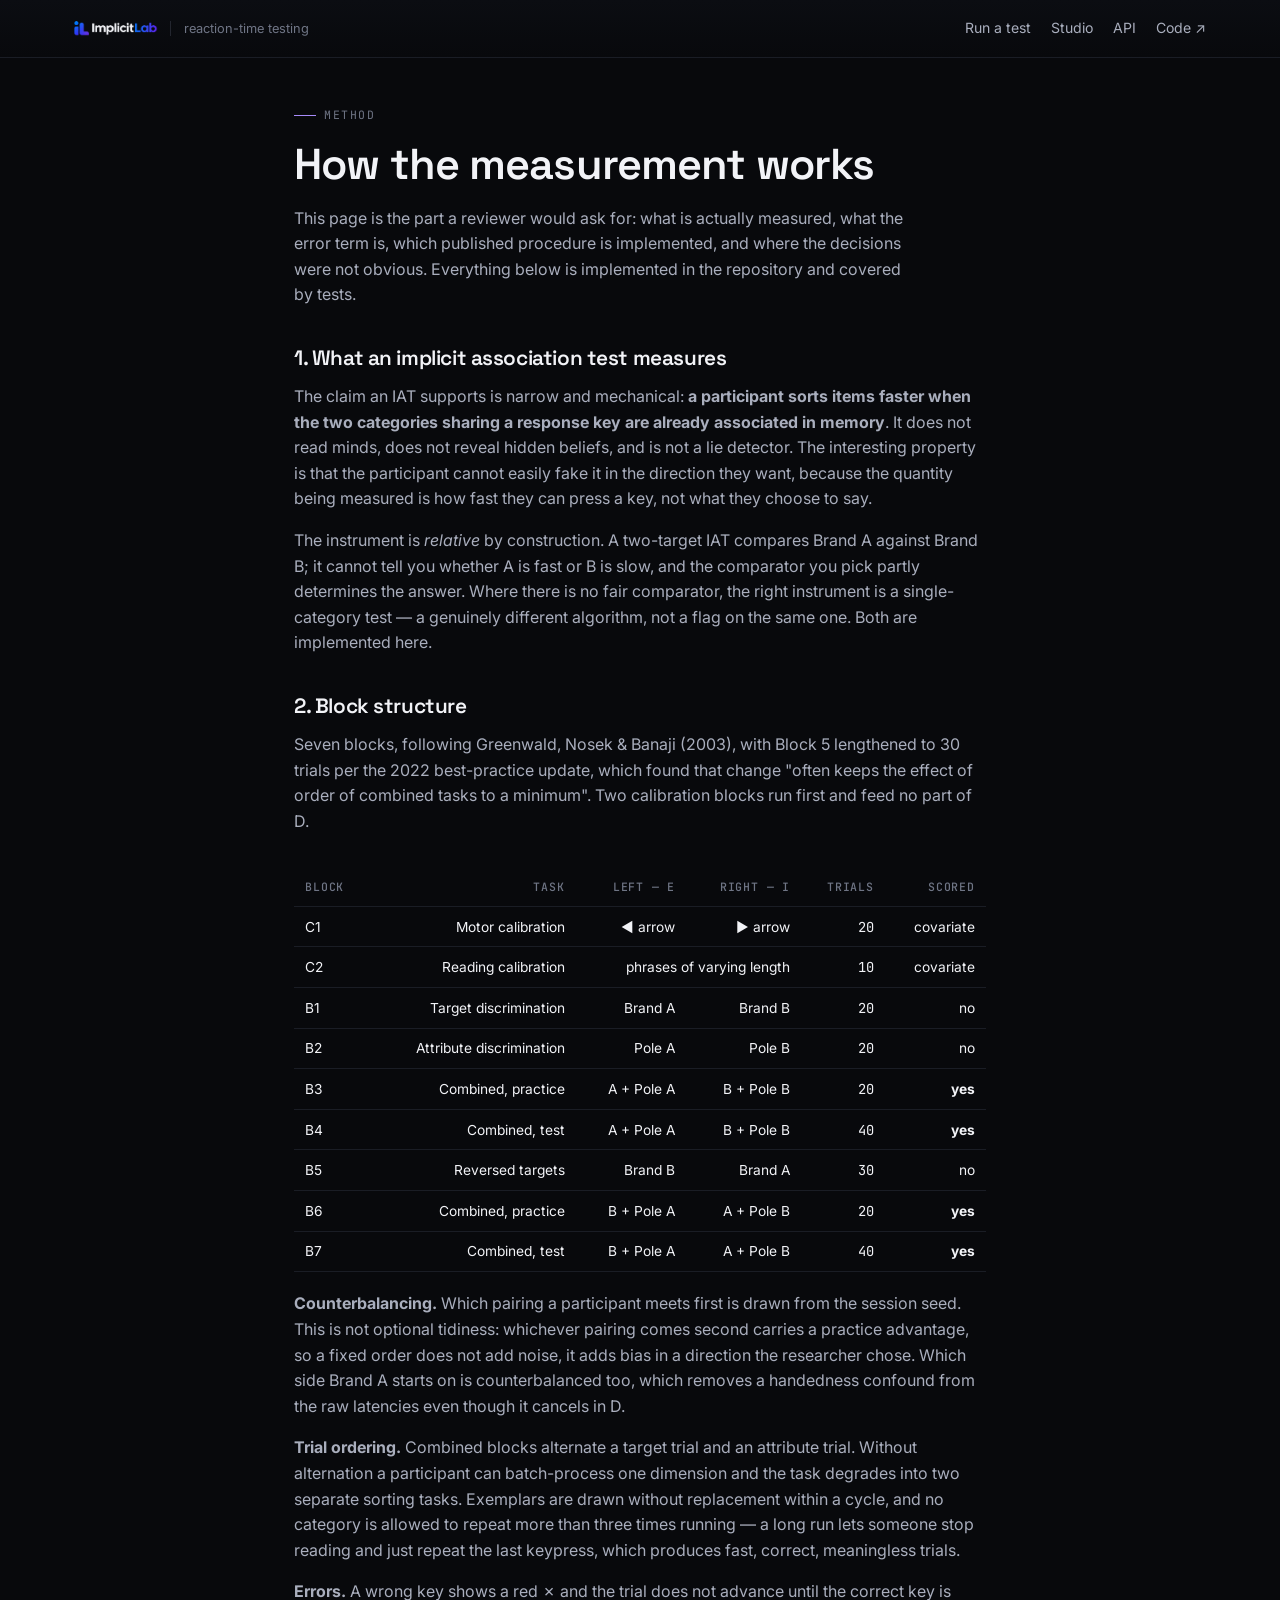
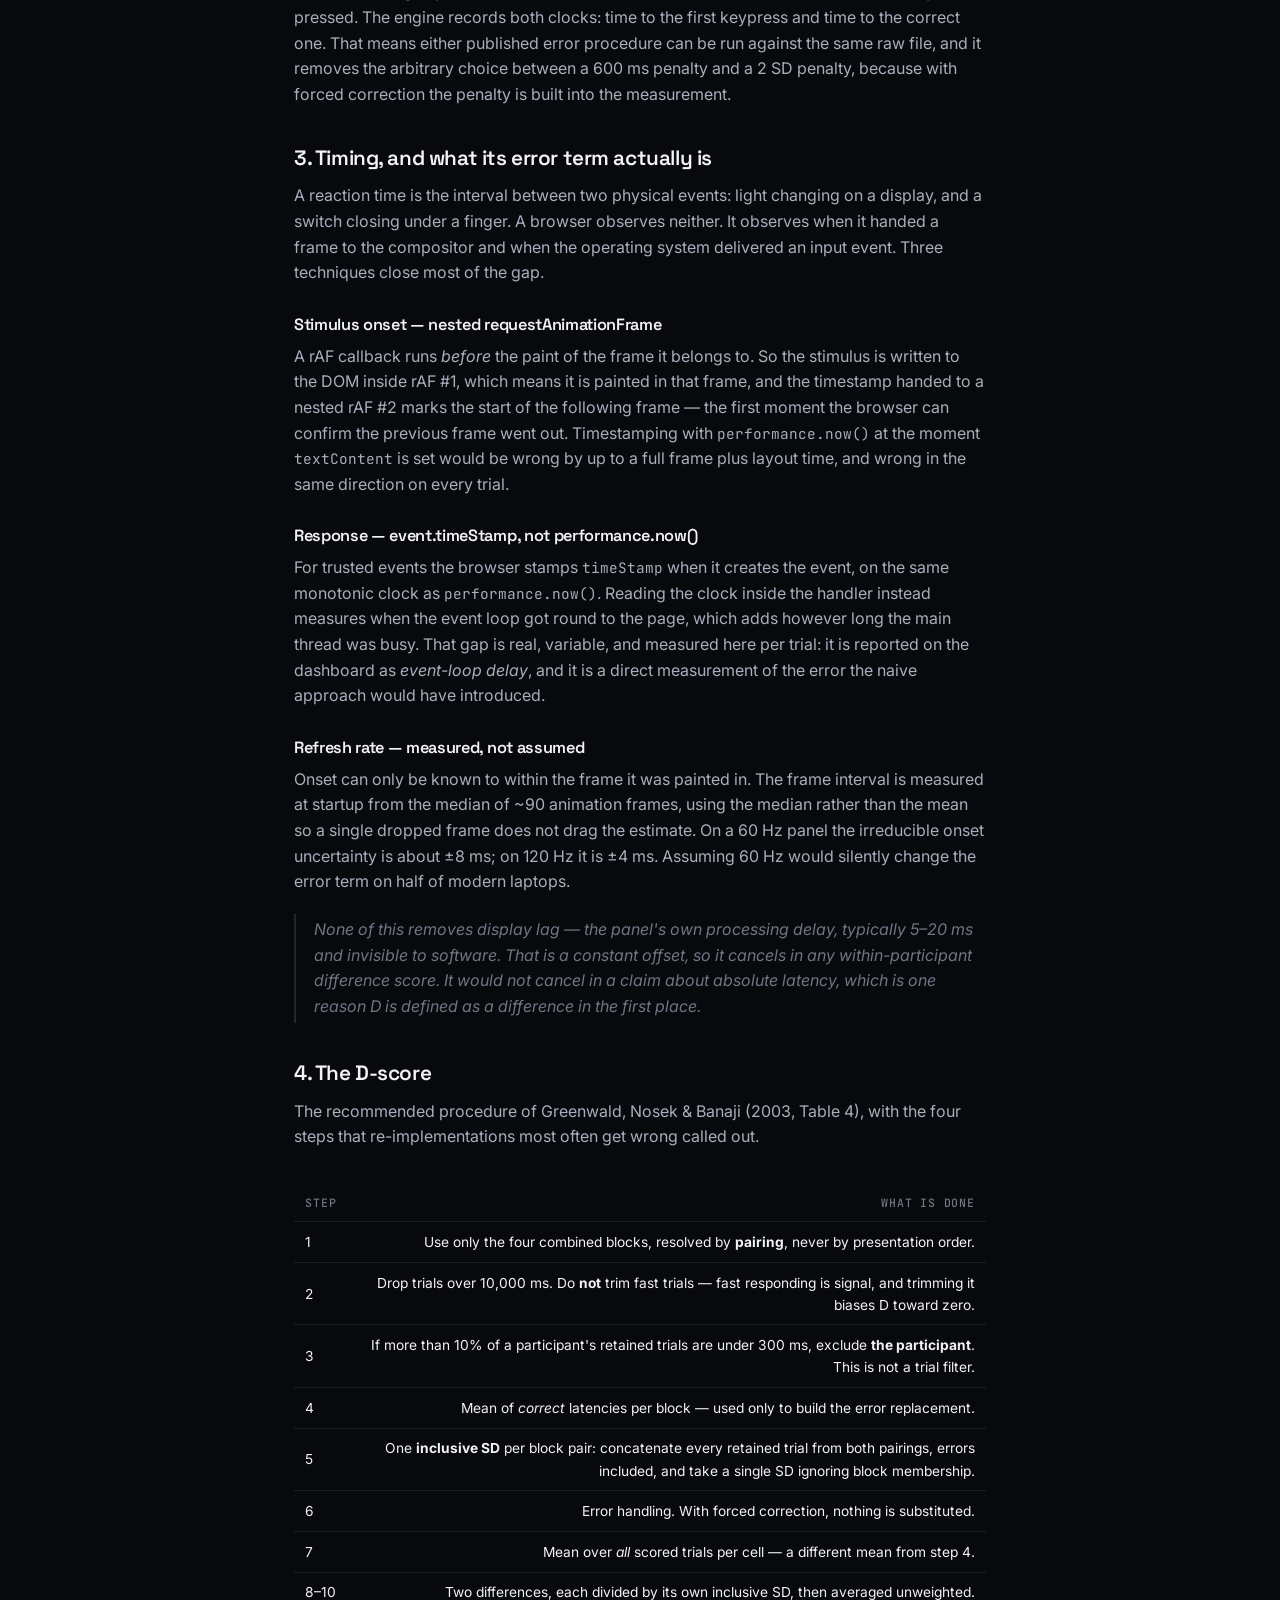
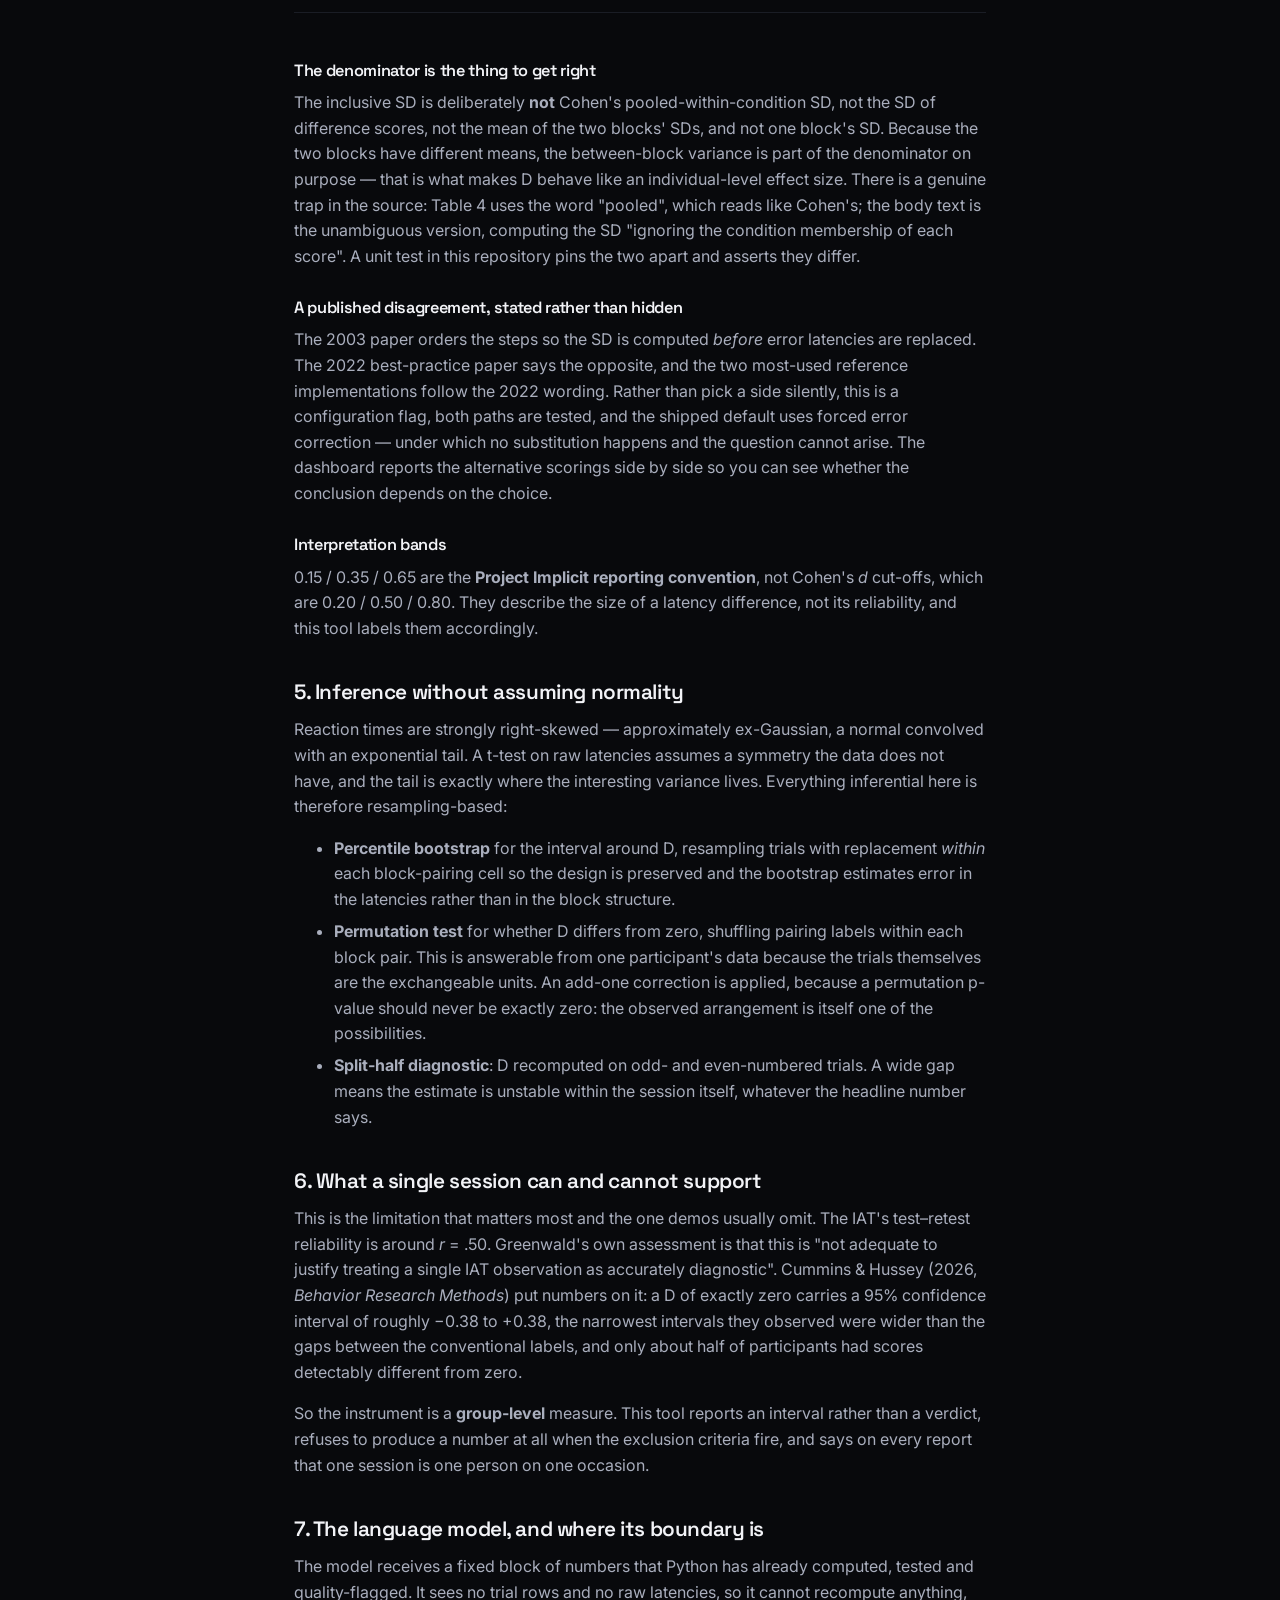
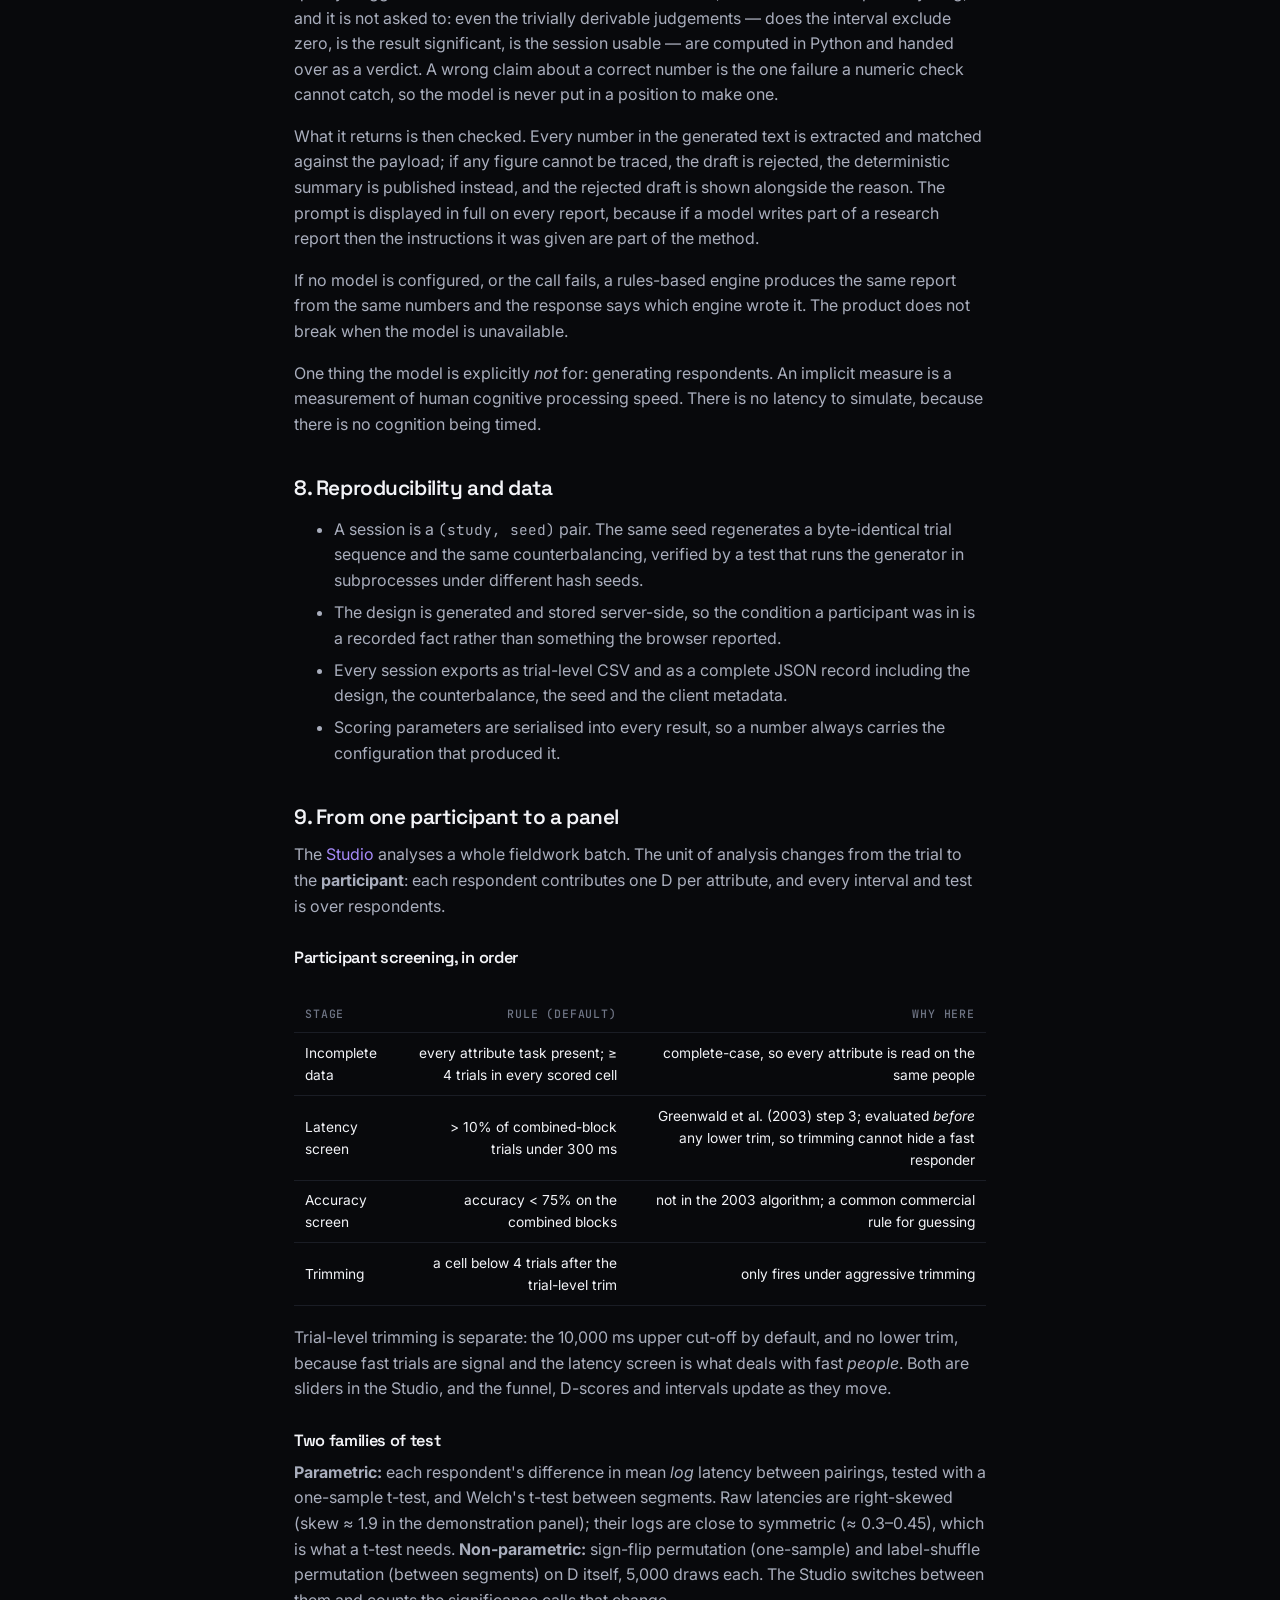
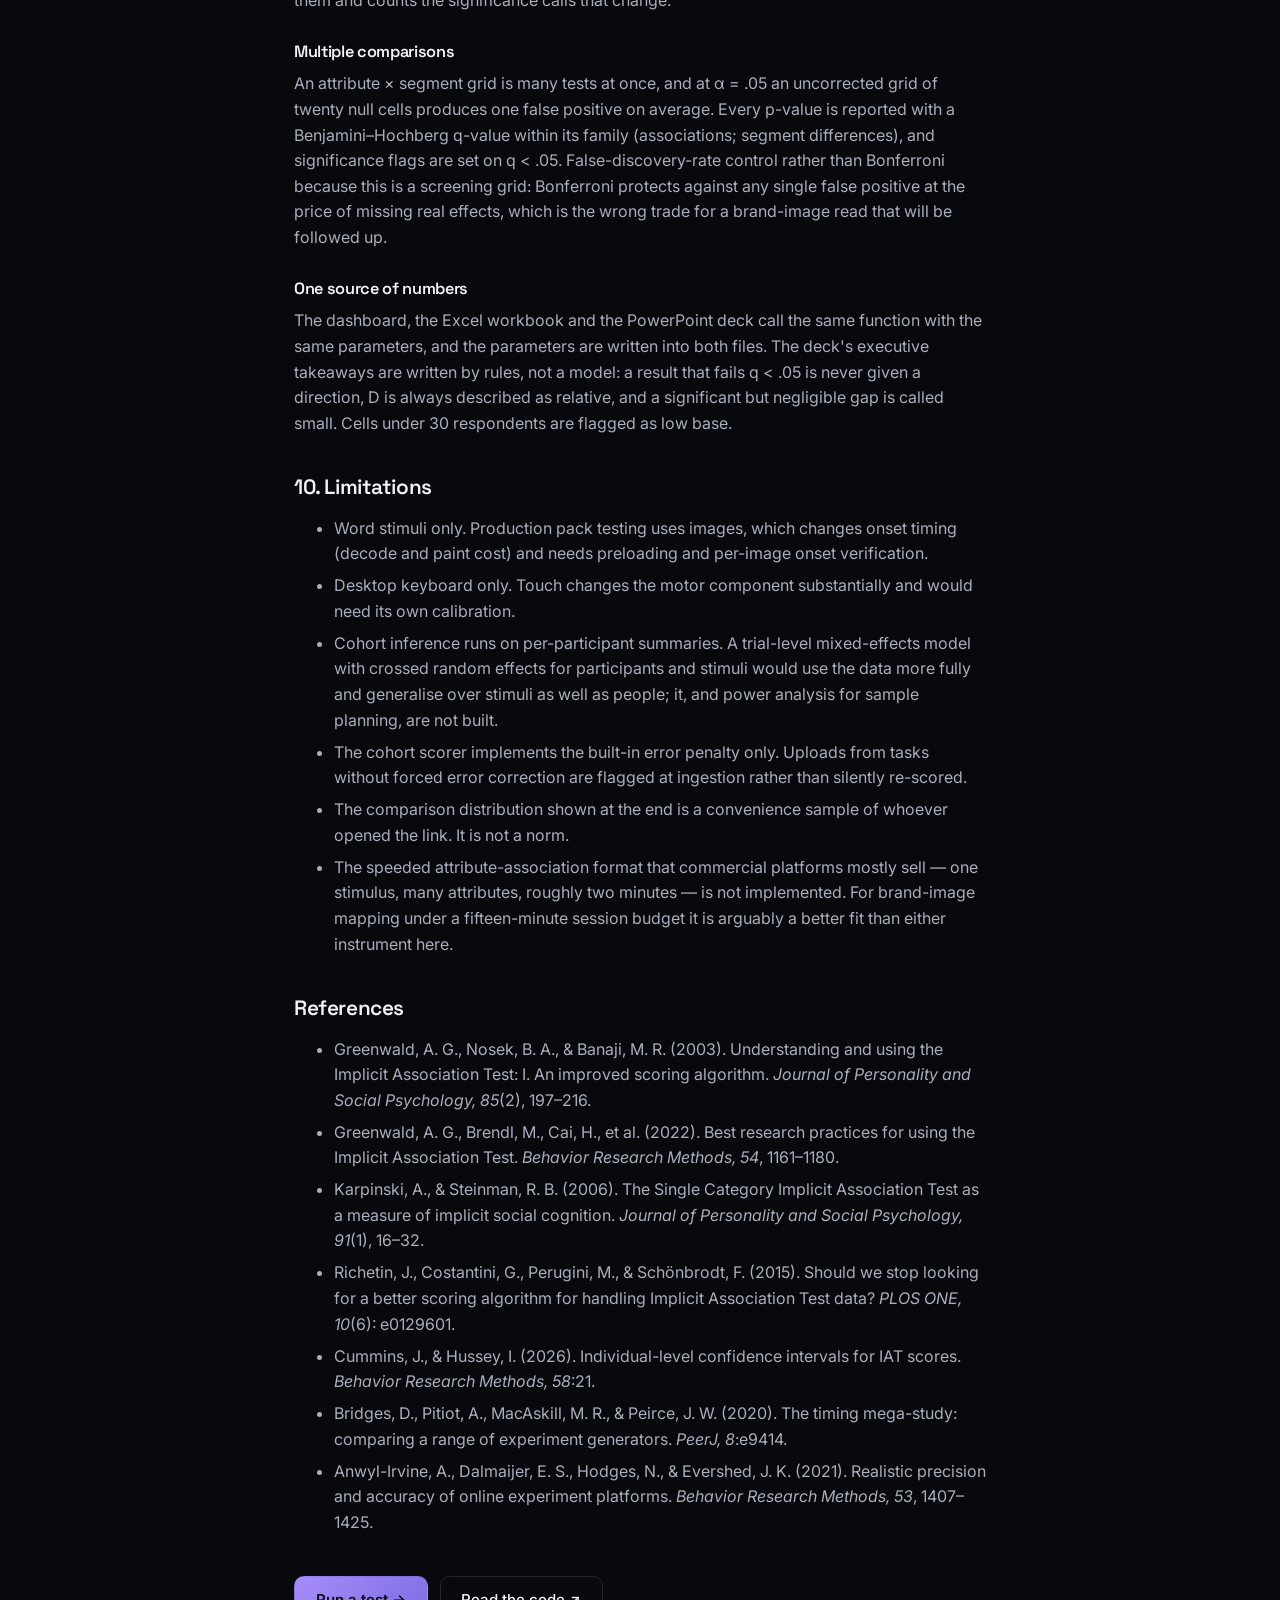
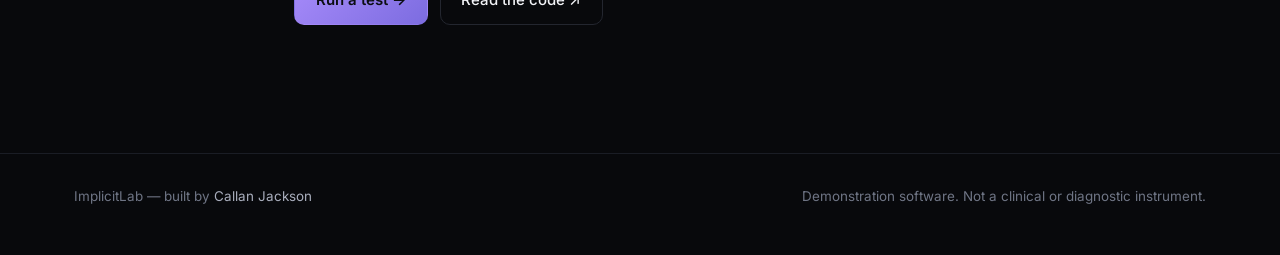
<file: static/method.html>
<!DOCTYPE html>
<html lang="en-GB">
<head>
<meta charset="utf-8" />
<meta name="viewport" content="width=device-width, initial-scale=1" />
<title>Method — ImplicitLab</title>
<meta name="description" content="How ImplicitLab measures response latency in a browser, computes the Greenwald (2003) D-score, applies data-quality exclusions, and keeps the language model downstream of the statistics." />
<link rel="icon" href="/static/assets/favicon-32.png" sizes="32x32" type="image/png" />
<link rel="icon" href="/static/assets/favicon-64.png" sizes="64x64" type="image/png" />
<link rel="apple-touch-icon" href="/static/assets/favicon-180.png" />
<link rel="preconnect" href="https://fonts.googleapis.com" />
<link rel="preconnect" href="https://fonts.gstatic.com" crossorigin />
<link href="https://fonts.googleapis.com/css2?family=Space+Grotesk:wght@500;600;700&family=Inter:wght@400;500;600&family=JetBrains+Mono:wght@400;500&display=swap" rel="stylesheet" />
<link rel="stylesheet" href="/static/css/app.css" />
</head>
<body>

<header class="masthead">
  <div class="masthead__inner">
    <a class="brand" href="/" aria-label="ImplicitLab — home">
      <img class="brand__logo" src="/static/assets/logo-dark.png"
           alt="ImplicitLab" width="1685" height="602" />
      <span class="brand__sub">reaction-time testing</span>
    </a>
    <div class="masthead__spacer"></div>
    <nav class="masthead__links">
      <a href="/">Run a test</a>
      <a href="/studio">Studio</a>
      <a href="/api/docs">API</a>
      <a href="https://github.com/callan-jackson/implicitlab" target="_blank" rel="noopener">Code ↗</a>
    </nav>
  </div>
</header>

<main class="stage">
<div class="wrap prose">

  <span class="eyebrow">Method</span>
  <h1 class="title">How the measurement works</h1>
  <p class="lede">
    This page is the part a reviewer would ask for: what is actually measured, what
    the error term is, which published procedure is implemented, and where the
    decisions were not obvious. Everything below is implemented in the repository
    and covered by tests.
  </p>

  <h2>1. What an implicit association test measures</h2>
  <p>
    The claim an IAT supports is narrow and mechanical: <strong>a participant sorts
    items faster when the two categories sharing a response key are already
    associated in memory</strong>. It does not read minds, does not reveal hidden
    beliefs, and is not a lie detector. The interesting property is that the
    participant cannot easily fake it in the direction they want, because the
    quantity being measured is how fast they can press a key, not what they choose
    to say.
  </p>
  <p>
    The instrument is <em>relative</em> by construction. A two-target IAT compares
    Brand A against Brand B; it cannot tell you whether A is fast or B is slow, and
    the comparator you pick partly determines the answer. Where there is no fair
    comparator, the right instrument is a single-category test — a genuinely
    different algorithm, not a flag on the same one. Both are implemented here.
  </p>

  <h2>2. Block structure</h2>
  <p>
    Seven blocks, following Greenwald, Nosek &amp; Banaji (2003), with Block 5
    lengthened to 30 trials per the 2022 best-practice update, which found that
    change "often keeps the effect of order of combined tasks to a minimum". Two
    calibration blocks run first and feed no part of D.
  </p>

  <div class="scroll-x">
  <table class="data">
    <thead><tr><th>Block</th><th>Task</th><th>Left — E</th><th>Right — I</th><th>Trials</th><th>Scored</th></tr></thead>
    <tbody>
      <tr><td>C1</td><td>Motor calibration</td><td>◀ arrow</td><td>▶ arrow</td><td class="num">20</td><td>covariate</td></tr>
      <tr><td>C2</td><td>Reading calibration</td><td colspan="2">phrases of varying length</td><td class="num">10</td><td>covariate</td></tr>
      <tr><td>B1</td><td>Target discrimination</td><td>Brand A</td><td>Brand B</td><td class="num">20</td><td>no</td></tr>
      <tr><td>B2</td><td>Attribute discrimination</td><td>Pole A</td><td>Pole B</td><td class="num">20</td><td>no</td></tr>
      <tr><td>B3</td><td>Combined, practice</td><td>A + Pole A</td><td>B + Pole B</td><td class="num">20</td><td><strong>yes</strong></td></tr>
      <tr><td>B4</td><td>Combined, test</td><td>A + Pole A</td><td>B + Pole B</td><td class="num">40</td><td><strong>yes</strong></td></tr>
      <tr><td>B5</td><td>Reversed targets</td><td>Brand B</td><td>Brand A</td><td class="num">30</td><td>no</td></tr>
      <tr><td>B6</td><td>Combined, practice</td><td>B + Pole A</td><td>A + Pole B</td><td class="num">20</td><td><strong>yes</strong></td></tr>
      <tr><td>B7</td><td>Combined, test</td><td>B + Pole A</td><td>A + Pole B</td><td class="num">40</td><td><strong>yes</strong></td></tr>
    </tbody>
  </table>
  </div>

  <p>
    <strong>Counterbalancing.</strong> Which pairing a participant meets first is
    drawn from the session seed. This is not optional tidiness: whichever pairing
    comes second carries a practice advantage, so a fixed order does not add noise,
    it adds bias in a direction the researcher chose. Which side Brand A starts on
    is counterbalanced too, which removes a handedness confound from the raw
    latencies even though it cancels in D.
  </p>
  <p>
    <strong>Trial ordering.</strong> Combined blocks alternate a target trial and an
    attribute trial. Without alternation a participant can batch-process one
    dimension and the task degrades into two separate sorting tasks. Exemplars are
    drawn without replacement within a cycle, and no category is allowed to repeat
    more than three times running — a long run lets someone stop reading and just
    repeat the last keypress, which produces fast, correct, meaningless trials.
  </p>
  <p>
    <strong>Errors.</strong> A wrong key shows a red ✗ and the trial does not advance
    until the correct key is pressed. The engine records both clocks: time to the
    first keypress and time to the correct one. That means either published error
    procedure can be run against the same raw file, and it removes the arbitrary
    choice between a 600 ms penalty and a 2 SD penalty, because with forced
    correction the penalty is built into the measurement.
  </p>

  <h2>3. Timing, and what its error term actually is</h2>
  <p>
    A reaction time is the interval between two physical events: light changing on a
    display, and a switch closing under a finger. A browser observes neither. It
    observes when it handed a frame to the compositor and when the operating system
    delivered an input event. Three techniques close most of the gap.
  </p>

  <h3>Stimulus onset — nested requestAnimationFrame</h3>
  <p>
    A rAF callback runs <em>before</em> the paint of the frame it belongs to. So the
    stimulus is written to the DOM inside rAF #1, which means it is painted in that
    frame, and the timestamp handed to a nested rAF #2 marks the start of the
    following frame — the first moment the browser can confirm the previous frame
    went out. Timestamping with <code>performance.now()</code> at the moment
    <code>textContent</code> is set would be wrong by up to a full frame plus layout
    time, and wrong in the same direction on every trial.
  </p>

  <h3>Response — event.timeStamp, not performance.now()</h3>
  <p>
    For trusted events the browser stamps <code>timeStamp</code> when it creates the
    event, on the same monotonic clock as <code>performance.now()</code>. Reading the
    clock inside the handler instead measures when the event loop got round to the
    page, which adds however long the main thread was busy. That gap is real,
    variable, and measured here per trial: it is reported on the dashboard as
    <em>event-loop delay</em>, and it is a direct measurement of the error the naive
    approach would have introduced.
  </p>

  <h3>Refresh rate — measured, not assumed</h3>
  <p>
    Onset can only be known to within the frame it was painted in. The frame interval
    is measured at startup from the median of ~90 animation frames, using the median
    rather than the mean so a single dropped frame does not drag the estimate. On a
    60 Hz panel the irreducible onset uncertainty is about ±8 ms; on 120 Hz it is
    ±4 ms. Assuming 60 Hz would silently change the error term on half of modern
    laptops.
  </p>

  <blockquote>
    None of this removes display lag — the panel's own processing delay, typically
    5–20 ms and invisible to software. That is a constant offset, so it cancels in
    any within-participant difference score. It would not cancel in a claim about
    absolute latency, which is one reason D is defined as a difference in the first
    place.
  </blockquote>

  <h2>4. The D-score</h2>
  <p>
    The recommended procedure of Greenwald, Nosek &amp; Banaji (2003, Table 4), with
    the four steps that re-implementations most often get wrong called out.
  </p>

  <div class="scroll-x">
  <table class="data">
    <thead><tr><th>Step</th><th>What is done</th></tr></thead>
    <tbody>
      <tr><td>1</td><td>Use only the four combined blocks, resolved by <strong>pairing</strong>, never by presentation order.</td></tr>
      <tr><td>2</td><td>Drop trials over 10,000 ms. Do <strong>not</strong> trim fast trials — fast responding is signal, and trimming it biases D toward zero.</td></tr>
      <tr><td>3</td><td>If more than 10% of a participant's retained trials are under 300 ms, exclude <strong>the participant</strong>. This is not a trial filter.</td></tr>
      <tr><td>4</td><td>Mean of <em>correct</em> latencies per block — used only to build the error replacement.</td></tr>
      <tr><td>5</td><td>One <strong>inclusive SD</strong> per block pair: concatenate every retained trial from both pairings, errors included, and take a single SD ignoring block membership.</td></tr>
      <tr><td>6</td><td>Error handling. With forced correction, nothing is substituted.</td></tr>
      <tr><td>7</td><td>Mean over <em>all</em> scored trials per cell — a different mean from step 4.</td></tr>
      <tr><td>8–10</td><td>Two differences, each divided by its own inclusive SD, then averaged unweighted.</td></tr>
    </tbody>
  </table>
  </div>

  <h3>The denominator is the thing to get right</h3>
  <p>
    The inclusive SD is deliberately <strong>not</strong> Cohen's pooled-within-condition
    SD, not the SD of difference scores, not the mean of the two blocks' SDs, and not
    one block's SD. Because the two blocks have different means, the between-block
    variance is part of the denominator on purpose — that is what makes D behave like
    an individual-level effect size. There is a genuine trap in the source: Table 4
    uses the word "pooled", which reads like Cohen's; the body text is the
    unambiguous version, computing the SD "ignoring the condition membership of each
    score". A unit test in this repository pins the two apart and asserts they differ.
  </p>

  <h3>A published disagreement, stated rather than hidden</h3>
  <p>
    The 2003 paper orders the steps so the SD is computed <em>before</em> error
    latencies are replaced. The 2022 best-practice paper says the opposite, and the
    two most-used reference implementations follow the 2022 wording. Rather than pick
    a side silently, this is a configuration flag, both paths are tested, and the
    shipped default uses forced error correction — under which no substitution
    happens and the question cannot arise. The dashboard reports the alternative
    scorings side by side so you can see whether the conclusion depends on the choice.
  </p>

  <h3>Interpretation bands</h3>
  <p>
    0.15 / 0.35 / 0.65 are the <strong>Project Implicit reporting convention</strong>,
    not Cohen's <em>d</em> cut-offs, which are 0.20 / 0.50 / 0.80. They describe the
    size of a latency difference, not its reliability, and this tool labels them
    accordingly.
  </p>

  <h2>5. Inference without assuming normality</h2>
  <p>
    Reaction times are strongly right-skewed — approximately ex-Gaussian, a normal
    convolved with an exponential tail. A t-test on raw latencies assumes a symmetry
    the data does not have, and the tail is exactly where the interesting variance
    lives. Everything inferential here is therefore resampling-based:
  </p>
  <ul>
    <li>
      <strong>Percentile bootstrap</strong> for the interval around D, resampling
      trials with replacement <em>within</em> each block-pairing cell so the design
      is preserved and the bootstrap estimates error in the latencies rather than in
      the block structure.
    </li>
    <li>
      <strong>Permutation test</strong> for whether D differs from zero, shuffling
      pairing labels within each block pair. This is answerable from one
      participant's data because the trials themselves are the exchangeable units.
      An add-one correction is applied, because a permutation p-value should never
      be exactly zero: the observed arrangement is itself one of the possibilities.
    </li>
    <li>
      <strong>Split-half diagnostic</strong>: D recomputed on odd- and even-numbered
      trials. A wide gap means the estimate is unstable within the session itself,
      whatever the headline number says.
    </li>
  </ul>

  <h2>6. What a single session can and cannot support</h2>
  <p>
    This is the limitation that matters most and the one demos usually omit. The
    IAT's test–retest reliability is around <em>r</em> = .50. Greenwald's own
    assessment is that this is "not adequate to justify treating a single IAT
    observation as accurately diagnostic". Cummins &amp; Hussey (2026, <em>Behavior
    Research Methods</em>) put numbers on it: a D of exactly zero carries a 95%
    confidence interval of roughly −0.38 to +0.38, the narrowest intervals they
    observed were wider than the gaps between the conventional labels, and only about
    half of participants had scores detectably different from zero.
  </p>
  <p>
    So the instrument is a <strong>group-level</strong> measure. This tool reports an
    interval rather than a verdict, refuses to produce a number at all when the
    exclusion criteria fire, and says on every report that one session is one person
    on one occasion.
  </p>

  <h2>7. The language model, and where its boundary is</h2>
  <p>
    The model receives a fixed block of numbers that Python has already computed,
    tested and quality-flagged. It sees no trial rows and no raw latencies, so it
    cannot recompute anything, and it is not asked to: even the trivially derivable
    judgements — does the interval exclude zero, is the result significant, is the
    session usable — are computed in Python and handed over as a verdict. A wrong
    claim about a correct number is the one failure a numeric check cannot catch,
    so the model is never put in a position to make one.
  </p>
  <p>
    What it returns is then checked. Every number in the generated text is extracted
    and matched against the payload; if any figure cannot be traced, the draft is
    rejected, the deterministic summary is published instead, and the rejected draft
    is shown alongside the reason. The prompt is displayed in full on every report,
    because if a model writes part of a research report then the instructions it was
    given are part of the method.
  </p>
  <p>
    If no model is configured, or the call fails, a rules-based engine produces the
    same report from the same numbers and the response says which engine wrote it.
    The product does not break when the model is unavailable.
  </p>
  <p>
    One thing the model is explicitly <em>not</em> for: generating respondents. An
    implicit measure is a measurement of human cognitive processing speed. There is
    no latency to simulate, because there is no cognition being timed.
  </p>

  <h2>8. Reproducibility and data</h2>
  <ul>
    <li>A session is a <code>(study, seed)</code> pair. The same seed regenerates a
      byte-identical trial sequence and the same counterbalancing, verified by a test
      that runs the generator in subprocesses under different hash seeds.</li>
    <li>The design is generated and stored server-side, so the condition a
      participant was in is a recorded fact rather than something the browser
      reported.</li>
    <li>Every session exports as trial-level CSV and as a complete JSON record
      including the design, the counterbalance, the seed and the client metadata.</li>
    <li>Scoring parameters are serialised into every result, so a number always
      carries the configuration that produced it.</li>
  </ul>

  <h2>9. From one participant to a panel</h2>
  <p>
    The <a href="/studio">Studio</a> analyses a whole fieldwork batch. The unit of
    analysis changes from the trial to the <strong>participant</strong>: each respondent
    contributes one D per attribute, and every interval and test is over respondents.
  </p>
  <h3>Participant screening, in order</h3>
  <div class="scroll-x">
  <table class="data">
    <thead><tr><th>Stage</th><th>Rule (default)</th><th>Why here</th></tr></thead>
    <tbody>
      <tr><td>Incomplete data</td><td>every attribute task present; ≥ 4 trials in every scored cell</td><td>complete-case, so every attribute is read on the same people</td></tr>
      <tr><td>Latency screen</td><td>&gt; 10% of combined-block trials under 300 ms</td><td>Greenwald et al. (2003) step 3; evaluated <em>before</em> any lower trim, so trimming cannot hide a fast responder</td></tr>
      <tr><td>Accuracy screen</td><td>accuracy &lt; 75% on the combined blocks</td><td>not in the 2003 algorithm; a common commercial rule for guessing</td></tr>
      <tr><td>Trimming</td><td>a cell below 4 trials after the trial-level trim</td><td>only fires under aggressive trimming</td></tr>
    </tbody>
  </table>
  </div>
  <p>
    Trial-level trimming is separate: the 10,000 ms upper cut-off by default, and no
    lower trim, because fast trials are signal and the latency screen is what deals with
    fast <em>people</em>. Both are sliders in the Studio, and the funnel, D-scores and
    intervals update as they move.
  </p>
  <h3>Two families of test</h3>
  <p>
    <strong>Parametric:</strong> each respondent's difference in mean <em>log</em> latency
    between pairings, tested with a one-sample t-test, and Welch's t-test between
    segments. Raw latencies are right-skewed (skew ≈ 1.9 in the demonstration panel);
    their logs are close to symmetric (≈ 0.3–0.45), which is what a t-test needs.
    <strong>Non-parametric:</strong> sign-flip permutation (one-sample) and label-shuffle
    permutation (between segments) on D itself, 5,000 draws each. The Studio switches
    between them and counts the significance calls that change.
  </p>
  <h3>Multiple comparisons</h3>
  <p>
    An attribute × segment grid is many tests at once, and at α = .05 an uncorrected grid
    of twenty null cells produces one false positive on average. Every p-value is
    reported with a Benjamini–Hochberg q-value within its family (associations; segment
    differences), and significance flags are set on q &lt; .05. False-discovery-rate
    control rather than Bonferroni because this is a screening grid: Bonferroni protects
    against any single false positive at the price of missing real effects, which is the
    wrong trade for a brand-image read that will be followed up.
  </p>
  <h3>One source of numbers</h3>
  <p>
    The dashboard, the Excel workbook and the PowerPoint deck call the same function with
    the same parameters, and the parameters are written into both files. The deck's
    executive takeaways are written by rules, not a model: a result that fails q &lt; .05
    is never given a direction, D is always described as relative, and a significant but
    negligible gap is called small. Cells under 30 respondents are flagged as low base.
  </p>

  <h2>10. Limitations</h2>
  <ul>
    <li>Word stimuli only. Production pack testing uses images, which changes onset
      timing (decode and paint cost) and needs preloading and per-image onset
      verification.</li>
    <li>Desktop keyboard only. Touch changes the motor component substantially and
      would need its own calibration.</li>
    <li>Cohort inference runs on per-participant summaries. A trial-level
      mixed-effects model with crossed random effects for participants and stimuli
      would use the data more fully and generalise over stimuli as well as people; it,
      and power analysis for sample planning, are not built.</li>
    <li>The cohort scorer implements the built-in error penalty only. Uploads from tasks
      without forced error correction are flagged at ingestion rather than silently
      re-scored.</li>
    <li>The comparison distribution shown at the end is a convenience sample of
      whoever opened the link. It is not a norm.</li>
    <li>The speeded attribute-association format that commercial platforms mostly
      sell — one stimulus, many attributes, roughly two minutes — is not implemented.
      For brand-image mapping under a fifteen-minute session budget it is arguably a
      better fit than either instrument here.</li>
  </ul>

  <h2>References</h2>
  <ul>
    <li>Greenwald, A. G., Nosek, B. A., &amp; Banaji, M. R. (2003). Understanding and
      using the Implicit Association Test: I. An improved scoring algorithm.
      <em>Journal of Personality and Social Psychology, 85</em>(2), 197–216.</li>
    <li>Greenwald, A. G., Brendl, M., Cai, H., et al. (2022). Best research practices
      for using the Implicit Association Test. <em>Behavior Research Methods, 54</em>,
      1161–1180.</li>
    <li>Karpinski, A., &amp; Steinman, R. B. (2006). The Single Category Implicit
      Association Test as a measure of implicit social cognition.
      <em>Journal of Personality and Social Psychology, 91</em>(1), 16–32.</li>
    <li>Richetin, J., Costantini, G., Perugini, M., &amp; Schönbrodt, F. (2015).
      Should we stop looking for a better scoring algorithm for handling Implicit
      Association Test data? <em>PLOS ONE, 10</em>(6): e0129601.</li>
    <li>Cummins, J., &amp; Hussey, I. (2026). Individual-level confidence intervals
      for IAT scores. <em>Behavior Research Methods, 58</em>:21.</li>
    <li>Bridges, D., Pitiot, A., MacAskill, M. R., &amp; Peirce, J. W. (2020). The
      timing mega-study: comparing a range of experiment generators.
      <em>PeerJ, 8</em>:e9414.</li>
    <li>Anwyl-Irvine, A., Dalmaijer, E. S., Hodges, N., &amp; Evershed, J. K. (2021).
      Realistic precision and accuracy of online experiment platforms.
      <em>Behavior Research Methods, 53</em>, 1407–1425.</li>
  </ul>

  <div class="btn-row" style="margin-top:2.5rem">
    <a class="btn btn--primary" href="/">Run a test →</a>
    <a class="btn btn--ghost" href="https://github.com/callan-jackson/implicitlab" target="_blank" rel="noopener">Read the code ↗</a>
  </div>

</div>
</main>

<footer class="footer">
  <div class="wrap footer__row">
    <span>ImplicitLab — built by <a href="https://callan-jackson.github.io/" target="_blank" rel="noopener">Callan Jackson</a></span>
    <span>Demonstration software. Not a clinical or diagnostic instrument.</span>
  </div>
</footer>

</body>
</html>
</file>
<file: static/css/app.css>
/* ImplicitLab — visual system
   ---------------------------------------------------------------------------
   Dark by default. That is not a style choice: a reaction-time task shows a
   stimulus against a background for a few hundred milliseconds, and a bright
   white field leaves an afterimage that carries into the next trial. Every
   published IAT implementation runs light-on-dark or grey-on-black for the same
   reason. The dashboard inherits it for continuity.

   Contrast is kept high (>= 7:1 for body text) and no information is carried by
   colour alone — every coloured state also has a label or an icon.
*/

:root {
  --bg: #08090c;
  --bg-raised: #101218;
  --bg-card: #14161e;
  --bg-inset: #0c0e13;
  --line: #23262f;
  --line-soft: #1a1d25;

  --ink: #f2f3f7;
  --ink-mid: #a9aebd;
  --ink-dim: #6f7585;

  --accent: #a78bfa;
  --accent-2: #38bdf8;
  --good: #4ade80;
  --warn: #fbbf24;
  --bad: #f87171;

  --con: #a78bfa;   /* congruent pairing */
  --inc: #fb923c;   /* incongruent pairing */

  --radius: 14px;
  --radius-sm: 9px;
  --mono: 'JetBrains Mono', ui-monospace, SFMono-Regular, Menlo, monospace;
  --sans: 'Inter', system-ui, -apple-system, 'Segoe UI', sans-serif;
  --display: 'Space Grotesk', var(--sans);
  --maxw: 1180px;
}

* { box-sizing: border-box; }

html, body {
  margin: 0;
  padding: 0;
  background: var(--bg);
  color: var(--ink);
  font-family: var(--sans);
  font-size: 16px;
  line-height: 1.6;
  -webkit-font-smoothing: antialiased;
}

body { min-height: 100vh; }

h1, h2, h3, h4 { font-family: var(--display); font-weight: 600; line-height: 1.2; margin: 0; letter-spacing: -0.02em; }
p { margin: 0 0 1rem; }
a { color: var(--accent); text-decoration: none; }
a:hover { text-decoration: underline; }
code, kbd, .mono { font-family: var(--mono); font-size: 0.9em; }

kbd {
  display: inline-flex; align-items: center; justify-content: center;
  min-width: 1.9em; padding: 0.15em 0.45em;
  background: var(--bg-raised); border: 1px solid var(--line);
  border-bottom-width: 2px; border-radius: 6px;
  font-family: var(--mono); font-size: 0.85em; color: var(--ink);
}

.wrap { max-width: var(--maxw); margin: 0 auto; padding: 0 1.5rem; }
.hidden, [hidden] { display: none !important; }

/* ---------------------------------------------------------------- header */

.masthead {
  border-bottom: 1px solid var(--line-soft);
  background: linear-gradient(180deg, #0b0d12 0%, var(--bg) 100%);
  position: sticky; top: 0; z-index: 40;
  backdrop-filter: blur(8px);
}
.masthead__inner {
  max-width: var(--maxw); margin: 0 auto; padding: 0.85rem 1.5rem;
  display: flex; align-items: center; gap: 1rem; flex-wrap: wrap;
}
.brand { display: flex; align-items: center; gap: 0.75rem; color: var(--ink); }
.brand:hover { text-decoration: none; }
/* Sized by height so the intrinsic width/height attributes keep the aspect
   ratio and the masthead reserves the right box before the image decodes. */
.brand__logo { height: 30px; width: auto; display: block; flex: none; }
.brand:hover .brand__logo { opacity: 0.88; }
.brand__sub {
  color: var(--ink-dim); font-weight: 400; font-size: 0.8rem; font-family: var(--sans);
  padding-left: 0.8rem; border-left: 1px solid var(--line); line-height: 1.2;
}
.masthead__spacer { flex: 1; }
.masthead__links { display: flex; gap: 1.25rem; font-size: 0.88rem; }
.masthead__links a { color: var(--ink-mid); }
.masthead__links a:hover { color: var(--ink); }

/* ---------------------------------------------------------------- layout */

.stage { padding: 2.5rem 0 4rem; }
.lede { max-width: 62ch; }
.lede p { color: var(--ink-mid); }

.eyebrow {
  display: inline-flex; align-items: center; gap: 0.5rem;
  font-family: var(--mono); font-size: 0.72rem; letter-spacing: 0.14em;
  text-transform: uppercase; color: var(--ink-dim); margin-bottom: 0.9rem;
}
.eyebrow::before { content: ''; width: 22px; height: 1px; background: var(--accent); }

h1.title { font-size: clamp(1.9rem, 4vw, 2.7rem); margin-bottom: 0.9rem; }
h2.title { font-size: clamp(1.35rem, 2.6vw, 1.75rem); margin-bottom: 0.6rem; }

.grid { display: grid; gap: 1rem; }
.grid--2 { grid-template-columns: repeat(auto-fit, minmax(300px, 1fr)); }
.grid--3 { grid-template-columns: repeat(auto-fit, minmax(240px, 1fr)); }
.grid--4 { grid-template-columns: repeat(auto-fit, minmax(190px, 1fr)); }

.card {
  background: var(--bg-card); border: 1px solid var(--line);
  border-radius: var(--radius); padding: 1.35rem;
}
.card--flush { padding: 0; overflow: hidden; }
.card__head {
  display: flex; align-items: baseline; gap: 0.75rem; flex-wrap: wrap;
  margin-bottom: 0.9rem;
}
.card__head h3 { font-size: 1.02rem; }
.card__note { color: var(--ink-dim); font-size: 0.83rem; margin: 0.7rem 0 0; line-height: 1.55; }

/* ---------------------------------------------------------------- buttons */

.btn {
  display: inline-flex; align-items: center; justify-content: center; gap: 0.5rem;
  padding: 0.72rem 1.3rem; border-radius: 10px; border: 1px solid var(--line);
  background: var(--bg-raised); color: var(--ink);
  font-family: var(--sans); font-size: 0.94rem; font-weight: 500;
  cursor: pointer; transition: background .15s, border-color .15s, transform .1s;
}
.btn:hover { background: #191c25; border-color: #313543; }
.btn:active { transform: translateY(1px); }
.btn:disabled { opacity: 0.45; cursor: not-allowed; }
.btn--primary {
  background: linear-gradient(135deg, var(--accent), #7c6ce0);
  border-color: transparent; color: #0b0d12; font-weight: 600;
}
.btn--primary:hover { filter: brightness(1.08); background: linear-gradient(135deg, var(--accent), #7c6ce0); }
.btn--ghost { background: transparent; }
.btn--sm { padding: 0.45rem 0.85rem; font-size: 0.84rem; }
.btn-row { display: flex; gap: 0.75rem; flex-wrap: wrap; align-items: center; }

/* ---------------------------------------------------------------- forms */

.field { margin-bottom: 1.15rem; }
.field > label {
  display: block; font-size: 0.82rem; font-weight: 600; color: var(--ink-mid);
  margin-bottom: 0.45rem; letter-spacing: 0.01em;
}
.field__hint { font-size: 0.79rem; color: var(--ink-dim); margin-top: 0.4rem; line-height: 1.5; }

select, input[type=text], input[type=number] {
  width: 100%; padding: 0.65rem 0.8rem; border-radius: var(--radius-sm);
  background: var(--bg-inset); border: 1px solid var(--line); color: var(--ink);
  font-family: var(--sans); font-size: 0.92rem;
}
select:focus, input:focus { outline: 2px solid var(--accent); outline-offset: 1px; }

.choices { display: grid; gap: 0.6rem; }
.choice {
  display: flex; gap: 0.8rem; align-items: flex-start; padding: 0.85rem 1rem;
  border: 1px solid var(--line); border-radius: var(--radius-sm);
  background: var(--bg-inset); cursor: pointer; transition: border-color .15s, background .15s;
}
.choice:hover { border-color: #3a3f4f; }
.choice input { margin: 0.25rem 0 0; accent-color: var(--accent); flex: none; }
.choice--on { border-color: var(--accent); background: #16131f; }
.choice__body strong { display: block; font-size: 0.94rem; font-weight: 600; }
.choice__body span { display: block; font-size: 0.82rem; color: var(--ink-dim); line-height: 1.5; margin-top: 0.2rem; }

.switch { display: flex; align-items: center; gap: 0.6rem; font-size: 0.88rem; color: var(--ink-mid); cursor: pointer; }
.switch input { accent-color: var(--accent); }

/* ---------------------------------------------------------------- tags */

.tag {
  display: inline-flex; align-items: center; gap: 0.35rem;
  padding: 0.2rem 0.6rem; border-radius: 999px;
  font-family: var(--mono); font-size: 0.7rem; letter-spacing: 0.06em;
  text-transform: uppercase; border: 1px solid var(--line);
  background: var(--bg-inset); color: var(--ink-mid);
}
.tag--good { color: var(--good); border-color: #1d4030; background: #0d1a14; }
.tag--warn { color: var(--warn); border-color: #453516; background: #1a150a; }
.tag--bad  { color: var(--bad);  border-color: #4a2323; background: #1c0f0f; }
.tag--accent { color: var(--accent); border-color: #332a52; background: #14111f; }
.tag--test { color: var(--accent-2); border-color: #1d3a4a; background: #0a161c; }
.tag--practice { color: var(--ink-mid); }

/* ---------------------------------------------------------------- task */

.task {
  position: fixed; inset: 0; background: var(--bg); z-index: 100;
  display: flex; flex-direction: column;
}
.task__bar {
  height: 3px; background: var(--line-soft); flex: none;
}
.task__fill { height: 100%; width: 0; background: linear-gradient(90deg, var(--accent), var(--accent-2)); transition: width .2s; }
.task__cues {
  display: flex; justify-content: space-between; align-items: flex-start;
  padding: 1.6rem 2.2rem 0; gap: 2rem; flex: none;
}
.cue {
  display: flex; flex-direction: column; gap: 0.5rem; max-width: 40%;
  font-family: var(--display); font-size: clamp(0.95rem, 2vw, 1.35rem); font-weight: 600;
}
.cue--right { text-align: right; align-items: flex-end; }
.cue__key {
  display: inline-grid; place-items: center; width: 2.1rem; height: 2.1rem;
  border: 1.5px solid var(--line); border-radius: 8px;
  font-family: var(--mono); font-size: 0.95rem; color: var(--ink-mid); background: var(--bg-raised);
}
.cue__cat { color: var(--cue, var(--ink)); display: block; }
.cue__or { display: block; font-size: 0.7rem; letter-spacing: 0.16em; text-transform: uppercase; color: var(--ink-dim); font-family: var(--mono); font-weight: 400; margin: 0.1rem 0; }

.task__field {
  flex: 1; display: grid; place-items: center; position: relative; padding: 1rem;
}
.stimulus {
  font-family: var(--display); font-size: clamp(2rem, 6vw, 3.6rem); font-weight: 600;
  text-align: center; letter-spacing: -0.02em; line-height: 1.15; max-width: 20ch;
  user-select: none;
}
.stimulus--count { color: var(--ink-dim); font-size: clamp(2.4rem, 8vw, 4.5rem); }
.feedback {
  position: absolute; bottom: 22%; left: 50%; transform: translateX(-50%);
  font-size: 2.4rem; font-weight: 700; color: var(--bad); user-select: none;
  font-family: var(--display);
}
.feedback--slow { font-size: 1.1rem; color: var(--warn); letter-spacing: 0.02em; }
.task__foot {
  flex: none; padding: 1rem 2.2rem 1.5rem; display: flex; justify-content: space-between;
  color: var(--ink-dim); font-size: 0.78rem; font-family: var(--mono); gap: 1rem;
}

.overlay {
  position: fixed; inset: 0; background: rgba(8, 9, 12, 0.94);
  display: grid; place-items: center; z-index: 110; padding: 1.5rem;
  backdrop-filter: blur(3px);
}
.overlay__card {
  background: var(--bg-card); border: 1px solid var(--line); border-radius: var(--radius);
  padding: 2rem; max-width: 560px; width: 100%; text-align: center;
}
.overlay__head { display: flex; justify-content: center; gap: 0.75rem; align-items: center; margin-bottom: 1rem; flex-wrap: wrap; }
.overlay__block { font-family: var(--mono); font-size: 0.75rem; letter-spacing: 0.1em; text-transform: uppercase; color: var(--ink-dim); }
.overlay__text { font-size: 1.02rem; color: var(--ink); margin-bottom: 1.4rem; }
.overlay__map { display: flex; justify-content: space-between; gap: 1.5rem; margin-bottom: 1.4rem; text-align: left; }
.overlay__side { display: flex; gap: 0.7rem; align-items: flex-start; font-family: var(--display); font-weight: 600; font-size: 0.98rem; }
.overlay__side:last-child { text-align: right; flex-direction: row-reverse; }
.overlay__side em { font-style: normal; font-size: 0.68rem; letter-spacing: 0.14em; text-transform: uppercase; color: var(--ink-dim); font-family: var(--mono); font-weight: 400; display: block; }
.overlay__note { font-size: 0.83rem; color: var(--ink-dim); margin-bottom: 1.2rem; }
.overlay__hint { font-size: 0.78rem; color: var(--ink-dim); margin: 0.8rem 0 0; }

/* ---------------------------------------------------------------- results */

.verdict {
  background: linear-gradient(150deg, #16131f 0%, var(--bg-card) 60%);
  border: 1px solid #2b2540; border-radius: var(--radius); padding: 1.9rem;
}
.verdict__d {
  font-family: var(--mono); font-size: clamp(2.6rem, 8vw, 4rem); font-weight: 500;
  line-height: 1; letter-spacing: -0.03em; margin: 0.3rem 0 0.5rem;
}
.verdict__ci { font-family: var(--mono); font-size: 0.94rem; color: var(--ink-mid); }
.verdict__reading { font-size: 1.02rem; color: var(--ink); margin: 1rem 0 0; max-width: 62ch; }
.verdict__caveat {
  margin-top: 1.2rem; padding-top: 1.1rem; border-top: 1px solid var(--line);
  font-size: 0.85rem; color: var(--ink-dim); line-height: 1.6; max-width: 72ch;
}

.scale { margin: 1.4rem 0 0.4rem; }
.scale__track {
  position: relative; height: 42px; border-radius: 8px; overflow: hidden;
  background: linear-gradient(90deg, #2a1b1b 0%, #1a1c22 42%, #1a1c22 58%, #1b2436 100%);
  border: 1px solid var(--line);
}
.scale__zero { position: absolute; top: 0; bottom: 0; left: 50%; width: 1px; background: #454a5c; }
.scale__band { position: absolute; top: 0; bottom: 0; background: rgba(167,139,250,.12); }
.scale__marker {
  position: absolute; top: 4px; bottom: 4px; width: 3px; border-radius: 2px;
  background: var(--accent); box-shadow: 0 0 12px rgba(167,139,250,.7);
  transition: left .5s cubic-bezier(.2,.8,.2,1);
}
.scale__ci {
  position: absolute; top: 15px; height: 12px; border-radius: 6px;
  background: rgba(167,139,250,.28); border: 1px solid rgba(167,139,250,.5);
  transition: left .5s, width .5s;
}
.scale__ticks { display: flex; justify-content: space-between; font-family: var(--mono); font-size: 0.7rem; color: var(--ink-dim); margin-top: 0.4rem; }

.stat { background: var(--bg-inset); border: 1px solid var(--line-soft); border-radius: var(--radius-sm); padding: 0.95rem 1.05rem; }
.stat__label { font-size: 0.72rem; letter-spacing: 0.08em; text-transform: uppercase; color: var(--ink-dim); font-family: var(--mono); }
.stat__value { font-family: var(--mono); font-size: 1.35rem; margin-top: 0.3rem; letter-spacing: -0.01em; }
.stat__sub { font-size: 0.78rem; color: var(--ink-dim); margin-top: 0.2rem; }

.chart-box { position: relative; height: 280px; }
.chart-box--tall { height: 330px; }
.chart-box--short { height: 200px; }

table.data { width: 100%; border-collapse: collapse; font-size: 0.86rem; }
table.data th, table.data td { padding: 0.55rem 0.7rem; text-align: right; border-bottom: 1px solid var(--line-soft); }
table.data th:first-child, table.data td:first-child { text-align: left; }
table.data thead th { font-size: 0.72rem; letter-spacing: 0.07em; text-transform: uppercase; color: var(--ink-dim); font-family: var(--mono); font-weight: 500; }
table.data td.num { font-family: var(--mono); }
.scroll-x { overflow-x: auto; }

.checks { display: grid; gap: 0.6rem; }
.check {
  display: grid; grid-template-columns: auto 1fr auto; gap: 0.8rem; align-items: start;
  padding: 0.8rem 0.9rem; border-radius: var(--radius-sm);
  background: var(--bg-inset); border: 1px solid var(--line-soft);
}
.check__dot { width: 9px; height: 9px; border-radius: 50%; margin-top: 0.45rem; flex: none; }
.check__dot--pass { background: var(--good); }
.check__dot--info { background: var(--accent-2); }
.check__dot--warn { background: var(--warn); }
.check__dot--fail { background: var(--bad); }
.check__label { font-weight: 600; font-size: 0.9rem; }
.check__detail { font-size: 0.83rem; color: var(--ink-mid); line-height: 1.55; margin-top: 0.2rem; }
.check__value { font-family: var(--mono); font-size: 0.86rem; color: var(--ink-dim); white-space: nowrap; }

.summary { font-size: 0.95rem; line-height: 1.72; }
.summary h3 { font-size: 0.98rem; margin: 1.5rem 0 0.55rem; color: var(--ink); }
.summary h3:first-child { margin-top: 0; }
.summary ul { margin: 0 0 1rem; padding-left: 1.15rem; }
.summary li { margin-bottom: 0.45rem; color: var(--ink-mid); }
.summary p { color: var(--ink-mid); }
.summary strong { color: var(--ink); }

.disclosure { border: 1px solid var(--line); border-radius: var(--radius-sm); background: var(--bg-inset); margin-top: 1rem; }
.disclosure > summary { padding: 0.75rem 1rem; cursor: pointer; font-size: 0.86rem; color: var(--ink-mid); list-style: none; display: flex; align-items: center; gap: 0.5rem; }
.disclosure > summary::-webkit-details-marker { display: none; }
.disclosure > summary::before { content: '▸'; color: var(--ink-dim); transition: transform .15s; }
.disclosure[open] > summary::before { transform: rotate(90deg); }
.disclosure__body { padding: 0 1rem 1rem; }
pre.prompt {
  background: #06070a; border: 1px solid var(--line-soft); border-radius: var(--radius-sm);
  padding: 0.9rem; overflow-x: auto; font-family: var(--mono); font-size: 0.76rem;
  line-height: 1.6; color: var(--ink-mid); white-space: pre-wrap; word-break: break-word;
  max-height: 340px; overflow-y: auto; margin: 0;
}

.banner {
  display: flex; gap: 0.8rem; align-items: flex-start; padding: 0.9rem 1.1rem;
  border-radius: var(--radius-sm); font-size: 0.87rem; line-height: 1.6; margin-bottom: 1.1rem;
  border: 1px solid var(--line);
}
.banner--warn { background: #1a150a; border-color: #453516; color: #f7d78a; }
.banner--bad { background: #1c0f0f; border-color: #4a2323; color: #f6a9a9; }
.banner--info { background: #0d131c; border-color: #23364a; color: #a9cbe8; }
.banner__icon { flex: none; font-size: 1.05rem; line-height: 1.4; }

.legend { display: flex; gap: 1.1rem; flex-wrap: wrap; font-size: 0.8rem; color: var(--ink-mid); margin-bottom: 0.7rem; }
.legend span { display: inline-flex; align-items: center; gap: 0.4rem; }
.legend i { width: 11px; height: 11px; border-radius: 3px; display: inline-block; }

.footer { border-top: 1px solid var(--line-soft); margin-top: 4rem; padding: 2rem 0 3rem; color: var(--ink-dim); font-size: 0.84rem; }
.footer a { color: var(--ink-mid); }
.footer__row { display: flex; gap: 1.5rem; flex-wrap: wrap; justify-content: space-between; }

.spinner {
  width: 34px; height: 34px; border-radius: 50%;
  border: 3px solid var(--line); border-top-color: var(--accent);
  animation: spin 0.85s linear infinite; margin: 0 auto 1.1rem;
}
@keyframes spin { to { transform: rotate(360deg); } }

.steps { display: grid; gap: 0.55rem; max-width: 460px; margin: 0 auto; text-align: left; }
.step { display: flex; gap: 0.7rem; align-items: center; font-size: 0.88rem; color: var(--ink-dim); }
.step--done { color: var(--good); }
.step--active { color: var(--ink); }
.step__mark { width: 1.2rem; font-family: var(--mono); flex: none; }

.prose { max-width: 74ch; }
.prose h2 { margin: 2.4rem 0 0.8rem; font-size: 1.3rem; }
.prose h3 { margin: 1.8rem 0 0.6rem; font-size: 1.02rem; }
.prose p, .prose li { color: var(--ink-mid); }
.prose li { margin-bottom: 0.4rem; }
.prose table.data { margin: 1.2rem 0; }
.prose blockquote {
  margin: 1.2rem 0; padding: 0.2rem 0 0.2rem 1.1rem;
  border-left: 2px solid var(--line); color: var(--ink-dim); font-style: italic;
}

@media (max-width: 640px) {
  .brand__sub { display: none; }
  .brand__logo { height: 24px; }
  .task__cues { padding: 1rem 1.1rem 0; }
  .task__foot { padding: 0.8rem 1.1rem 1.1rem; flex-direction: column; gap: 0.3rem; }
  .overlay__map { flex-direction: column; gap: 0.8rem; }
  .overlay__side:last-child { flex-direction: row; text-align: left; }
  .card { padding: 1.1rem; }
}

@media (prefers-reduced-motion: reduce) {
  * { animation-duration: 0.01ms !important; transition-duration: 0.01ms !important; }
}

/* =====================================================================
   Studio — cohort analysis dashboard
   ---------------------------------------------------------------------
   Built for being read over a screen share: larger figures than the
   single-session report, one idea per panel, and the controls grouped in a
   single band so a viewer can see which knob produced which change.
   Chart colour carries one meaning site-wide: blue = leans towards the
   first brand, orange = towards the second (validated palette; see
   static/js/studio.js). Status colours are never reused for series.
   ===================================================================== */

.wrap--wide { max-width: 1400px; }
.muted { color: var(--ink-dim); }

.studio-promo {
  display: flex; gap: 1.2rem; align-items: center; margin-top: 1.5rem;
  padding: 1.1rem 1.35rem; border-radius: var(--radius);
  border: 1px solid #2b2540; background: linear-gradient(120deg, #16131f 0%, var(--bg-card) 70%);
  color: var(--ink); transition: border-color .15s;
}
.studio-promo:hover { text-decoration: none; border-color: var(--accent); }
.studio-promo__eyebrow {
  flex: none; font-family: var(--mono); font-size: 0.7rem; letter-spacing: 0.14em;
  text-transform: uppercase; color: var(--accent);
}
.studio-promo__text { display: flex; flex-direction: column; gap: 0.2rem; }
.studio-promo__text strong { font-family: var(--display); font-size: 1.02rem; }
.studio-promo__text span { color: var(--ink-mid); font-size: 0.86rem; }

.masthead__links a[aria-current="page"] { color: var(--ink); }

.studio { padding-top: 1.8rem; }
.studio-block { margin-top: 1rem; }
.studio-grid-2 { grid-template-columns: repeat(auto-fit, minmax(520px, 1fr)); margin-top: 1rem; align-items: start; }

.studio-head { display: flex; gap: 1.5rem; align-items: flex-end; justify-content: space-between; flex-wrap: wrap; margin-bottom: 1.2rem; }
.studio-head__title { max-width: 72ch; flex: 1 1 460px; }
.studio-head__title .title { margin-bottom: 0.35rem; font-size: clamp(1.5rem, 2.4vw, 2.05rem); }
.studio-head__note { color: var(--ink-dim); font-size: 0.86rem; margin: 0; }
.studio-head__actions { display: flex; flex-direction: column; gap: 0.6rem; align-items: flex-end; }
.field--inline { display: flex; align-items: center; gap: 0.6rem; margin: 0; }
.field--inline > label { margin: 0; white-space: nowrap; }
.field--inline select { min-width: 320px; }
.btn--busy { opacity: 0.6; pointer-events: none; }
label.btn { user-select: none; }

.ingest-grid { display: grid; grid-template-columns: repeat(auto-fit, minmax(140px, 1fr)); gap: 0.6rem; margin-bottom: 0.9rem; }
.stat--sm { padding: 0.6rem 0.8rem; }
.stat--sm .stat__value { font-size: 1.1rem; }
.ingest-line { font-size: 0.86rem; color: var(--ink-mid); margin: 0.5rem 0; }
.ingest-list { margin: 0 0 0.6rem; padding-left: 1.2rem; font-size: 0.84rem; color: var(--ink-mid); }

/* ---- controls band ---- */
.controls {
  margin-top: 1rem; padding: 1rem 1.25rem 1.1rem; border-radius: var(--radius);
  background: var(--bg-raised); border: 1px solid var(--line);
  box-shadow: 0 10px 30px -18px rgba(0,0,0,.9);
}
/* Sticky only where there is room for it: on a short screen-share viewport a
   pinned control band would cover half the chart it is controlling. */
@media (min-height: 940px) and (min-width: 1100px) {
  .controls { position: sticky; top: 58px; z-index: 30; }
}
.controls__head { display: flex; align-items: center; gap: 0.75rem; flex-wrap: wrap; margin-bottom: 0.8rem; }
.controls__head h3 { font-size: 1rem; }
.controls__grid { display: grid; grid-template-columns: repeat(3, minmax(0, 1fr)); gap: 1rem 1.4rem; }
@media (min-width: 1360px) { .controls__grid { grid-template-columns: repeat(6, minmax(0, 1fr)); } }
.ctl { min-width: 0; }
.ctl > label, .ctl__label {
  display: flex; flex-direction: column; gap: 0.1rem;
  font-size: 0.76rem; font-weight: 600; color: var(--ink-mid); margin-bottom: 0.35rem;
}
.ctl output { font-family: var(--mono); font-weight: 500; color: var(--ink); font-size: 0.98rem; white-space: nowrap; }
.ctl__hint { font-size: 0.72rem; color: var(--ink-dim); margin: 0.35rem 0 0; line-height: 1.4; }
.ctl__hint--warn { color: var(--warn); }
.ctl__pair { display: grid; gap: 0.35rem; }
.ctl select { padding: 0.45rem 0.6rem; font-size: 0.86rem; }
input[type=range] { width: 100%; accent-color: var(--accent); margin: 0.2rem 0; }

.seg { display: inline-flex; border: 1px solid var(--line); border-radius: 9px; overflow: hidden; background: var(--bg-inset); }
.seg__btn {
  border: 0; background: transparent; color: var(--ink-mid); padding: 0.42rem 0.7rem;
  font-family: var(--sans); font-size: 0.8rem; cursor: pointer; white-space: nowrap;
}
.seg__btn + .seg__btn { border-left: 1px solid var(--line); }
.seg__btn:hover { color: var(--ink); }
.seg__btn--on { background: #221d36; color: var(--ink); font-weight: 600; box-shadow: inset 0 -2px 0 var(--accent); }
.seg--sm .seg__btn { padding: 0.3rem 0.6rem; font-size: 0.76rem; }
.select--sm { width: auto; padding: 0.3rem 0.55rem; font-size: 0.8rem; }

.calc { font-family: var(--mono); font-size: 0.74rem; color: var(--ink-dim); flex: 1 1 0; min-width: 0; overflow: hidden; text-overflow: ellipsis; white-space: nowrap; }
.calc--busy { color: var(--accent); }
.calc--busy::before { content: '● '; animation: pulse 0.9s ease-in-out infinite; }
.calc--ok::before { content: '✓ '; color: var(--good); }
.calc--bad { color: var(--bad); }
@keyframes pulse { 50% { opacity: 0.2; } }

/* ---- KPIs ---- */
.kpis { display: grid; grid-template-columns: repeat(4, minmax(0, 1fr)); gap: 1rem; margin-top: 1rem; }
.kpi { background: var(--bg-card); border: 1px solid var(--line); border-radius: var(--radius); padding: 1.1rem 1.25rem; }
.kpi__label { font-family: var(--mono); font-size: 0.72rem; letter-spacing: 0.08em; text-transform: uppercase; color: var(--ink-dim); }
.kpi__value { font-family: var(--display); font-size: 2.3rem; font-weight: 600; line-height: 1.1; margin-top: 0.3rem; letter-spacing: -0.02em; }
.kpi__sub { font-size: 0.8rem; color: var(--ink-dim); margin-top: 0.25rem; }
.kpi--accent { border-color: #3a3160; background: linear-gradient(150deg, #19152a 0%, var(--bg-card) 70%); }
.kpi--warn .kpi__value::after { content: ' ⚠'; font-size: 1.2rem; color: var(--warn); }

/* ---- funnel ---- */
.funnel { display: grid; gap: 0.55rem; }
.funnel__row { display: grid; grid-template-columns: minmax(170px, 0.9fr) 1.6fr 92px; gap: 0.9rem; align-items: center; }
.funnel__label { display: flex; flex-direction: column; min-width: 0; }
.funnel__name { font-size: 0.9rem; font-weight: 600; }
.funnel__why { font-size: 0.72rem; color: var(--ink-dim); line-height: 1.35; }
.funnel__track { position: relative; height: 22px; background: var(--bg-inset); border-radius: 4px; overflow: hidden; }
.funnel__keep { position: absolute; inset: 0 auto 0 0; background: #6d63c4; border-radius: 0 4px 4px 0; transition: width .35s cubic-bezier(.2,.8,.2,1); }
.funnel__row--end .funnel__keep { background: var(--accent); }
.funnel__lost {
  position: absolute; top: 0; bottom: 0; transition: left .35s, width .35s;
  background: repeating-linear-gradient(135deg, rgba(248,113,113,.55) 0 3px, rgba(248,113,113,.15) 3px 7px);
  border-left: 2px solid var(--bg-card);
}
.funnel__nums { display: flex; flex-direction: column; align-items: flex-end; font-family: var(--mono); line-height: 1.2; }
.funnel__n { font-size: 1.05rem; color: var(--ink); }
.funnel__removed { font-size: 0.74rem; color: #f6a9a9; }
.funnel__row--end .funnel__n { font-weight: 600; }

/* ---- takeaways ---- */
.takeaways { list-style: none; margin: 0; padding: 0; display: grid; gap: 0.7rem; counter-reset: tk; }
.takeaway {
  counter-increment: tk; display: grid; grid-template-columns: 1.7rem 1fr; column-gap: 0.4rem;
  padding: 0.7rem 0.85rem; border-radius: var(--radius-sm); background: var(--bg-inset); border: 1px solid var(--line-soft);
}
.takeaway::before {
  content: counter(tk); grid-row: span 2; font-family: var(--mono); font-size: 0.8rem; color: var(--accent);
  padding-top: 0.1rem;
}
.takeaway__head { font-family: var(--display); font-weight: 600; font-size: 1rem; }
.takeaway__detail { font-size: 0.84rem; color: var(--ink-mid); line-height: 1.5; margin-top: 0.15rem; }

/* ---- heatmap ---- */
.heat-legend { display: flex; flex-wrap: wrap; align-items: center; gap: 0.6rem 0.8rem; font-size: 0.8rem; color: var(--ink-mid); margin-bottom: 0.9rem; }
.heat-legend__bar { width: 180px; height: 10px; border-radius: 5px; }
.heat-legend__note { flex-basis: 100%; color: var(--ink-dim); font-size: 0.76rem; }
.heat { display: grid; gap: 4px; min-width: 640px; }
.heat__corner, .heat__col {
  font-family: var(--mono); font-size: 0.72rem; letter-spacing: 0.06em; text-transform: uppercase;
  color: var(--ink-dim); padding: 0.3rem 0.4rem; display: flex; flex-direction: column; justify-content: flex-end;
}
.heat__col { text-align: center; align-items: center; color: var(--ink-mid); }
.heat__col--all { color: var(--ink); }
.heat__coln { text-transform: none; letter-spacing: 0; color: var(--ink-dim); font-size: 0.7rem; }
.heat__row { display: flex; flex-direction: column; justify-content: center; padding: 0.4rem 0.6rem 0.4rem 0; }
.heat__attr { font-family: var(--display); font-weight: 600; font-size: 1.02rem; }
.heat__dim { font-size: 0.74rem; color: var(--ink-dim); }
.heat__cell {
  border-radius: 6px; min-height: 74px; display: flex; flex-direction: column; align-items: center; justify-content: center;
  gap: 0.15rem; color: #fff; cursor: default; border: 2px solid transparent; transition: background .3s;
}
.heat__cell:hover, .heat__cell:focus { border-color: rgba(255,255,255,.7); outline: none; }
.heat__cell--all { box-shadow: inset 0 0 0 1px rgba(255,255,255,.18); }
.heat__cell--low { border: 2px dashed rgba(255,255,255,.45); }
.heat__d { font-family: var(--mono); font-size: 1.35rem; font-weight: 500; text-shadow: 0 1px 2px rgba(0,0,0,.35); }
.heat__meta { font-size: 0.72rem; opacity: 0.9; font-family: var(--mono); }
.heat__sig { font-size: 0.85rem; }
.lowbase-key { border-bottom: 1px dashed var(--ink-mid); }

/* ---- tooltip ---- */
.tip {
  position: fixed; z-index: 200; pointer-events: none; max-width: 340px;
  background: #0c0e13; border: 1px solid #2c3040; border-radius: 8px; padding: 0.7rem 0.8rem;
  font-size: 0.8rem; color: #c3c7d2; box-shadow: 0 12px 30px -10px rgba(0,0,0,.8);
}
.tip__title { color: var(--ink); font-weight: 600; margin-bottom: 0.25rem; }
.tip__big { font-family: var(--mono); font-size: 1.1rem; color: var(--ink); }
.tip__table { margin-top: 0.4rem; border-collapse: collapse; width: 100%; font-family: var(--mono); font-size: 0.74rem; }
.tip__table th, .tip__table td { padding: 0.15rem 0.35rem; text-align: left; }
.tip__table .num { text-align: right; }

/* ---- charts ---- */
.legend i.dash { width: 16px; height: 0; border-top: 2px dashed var(--ink-mid); border-radius: 0; background: none; }
.legend .dot { width: 10px; height: 10px; border-radius: 50%; border: 2px solid var(--ink-mid); display: inline-block; }
.legend .dot--fill { background: var(--ink-mid); }
.shape { margin-top: 0.8rem; }
table.data--compact th, table.data--compact td { padding: 0.35rem 0.45rem; font-size: 0.8rem; }
table.data--compact td { white-space: nowrap; }
table.data--compact th { vertical-align: bottom; line-height: 1.3; }
.sw { display: inline-block; width: 10px; height: 10px; border-radius: 2px; margin-right: 0.35rem; vertical-align: -1px; }

.multiples { display: grid; gap: 0.8rem; }
.multiple__head { display: flex; justify-content: space-between; gap: 0.6rem; font-size: 0.86rem; font-weight: 600; margin-bottom: 0.2rem; }
.multiple__head .mono { font-weight: 400; color: var(--ink-dim); font-size: 0.76rem; }
.multiple__box { position: relative; height: 104px; }

/* ---- comparisons ---- */
table.data--cmp { font-size: 0.86rem; }
table.data--cmp td { white-space: nowrap; line-height: 1.35; }
table.data--cmp th { vertical-align: bottom; line-height: 1.3; }
table.data--cmp td.pq { font-size: 0.8rem; }
.col--on { background: rgba(144,133,233,.08); color: var(--ink); }
thead .col--on { box-shadow: inset 0 -2px 0 var(--accent); }
.row--sig td:first-child { box-shadow: inset 3px 0 0 var(--accent); }
.diff { font-weight: 600; border-bottom: 2px solid var(--c); }
.call { color: var(--ink-dim); font-size: 0.82rem; }
.call--sig { color: var(--ink); font-weight: 600; }
.agree { margin-left: 0.45rem; color: var(--good); font-size: 0.8rem; }
.agree--warn { color: var(--warn); }

/* ---- audit ---- */
.audit-bar { display: flex; gap: 1rem; align-items: center; flex-wrap: wrap; margin: 0.4rem 0 0.8rem; }
.audit-bar select { min-width: 0; width: auto; }
.audit-counts { display: flex; gap: 0.4rem; flex-wrap: wrap; }
.audit-scroll { max-height: 460px; overflow-y: auto; border: 1px solid var(--line-soft); border-radius: var(--radius-sm); }
table.data--audit { font-size: 0.8rem; }
table.data--audit thead th { position: sticky; top: 0; background: var(--bg-inset); z-index: 1; }
table.data--audit td, table.data--audit th { white-space: nowrap; }
.row--excluded td { color: var(--ink-dim); }
#auditDisclosure > summary .tag { margin-left: 0.4rem; }

.method-list { display: grid; grid-template-columns: max-content 1fr; gap: 0.45rem 1.2rem; margin: 0; font-size: 0.84rem; }
.method-list dt { color: var(--ink-mid); font-weight: 600; }
.method-list dd { margin: 0; color: var(--ink-dim); }

@media (max-width: 1180px) {
  .kpis { grid-template-columns: repeat(2, minmax(0, 1fr)); }
  .studio-grid-2 { grid-template-columns: 1fr; }
}
@media (max-width: 720px) {
  .controls { position: static; }
  .controls__grid { grid-template-columns: 1fr 1fr; }
  .studio-head__actions { align-items: stretch; }
  .field--inline select { min-width: 0; }
  .funnel__row { grid-template-columns: 1fr 70px; }
  .funnel__track { grid-column: 1 / -1; grid-row: 2; }
  .method-list { grid-template-columns: 1fr; }
  .kpi__value { font-size: 1.8rem; }
}
</file>
